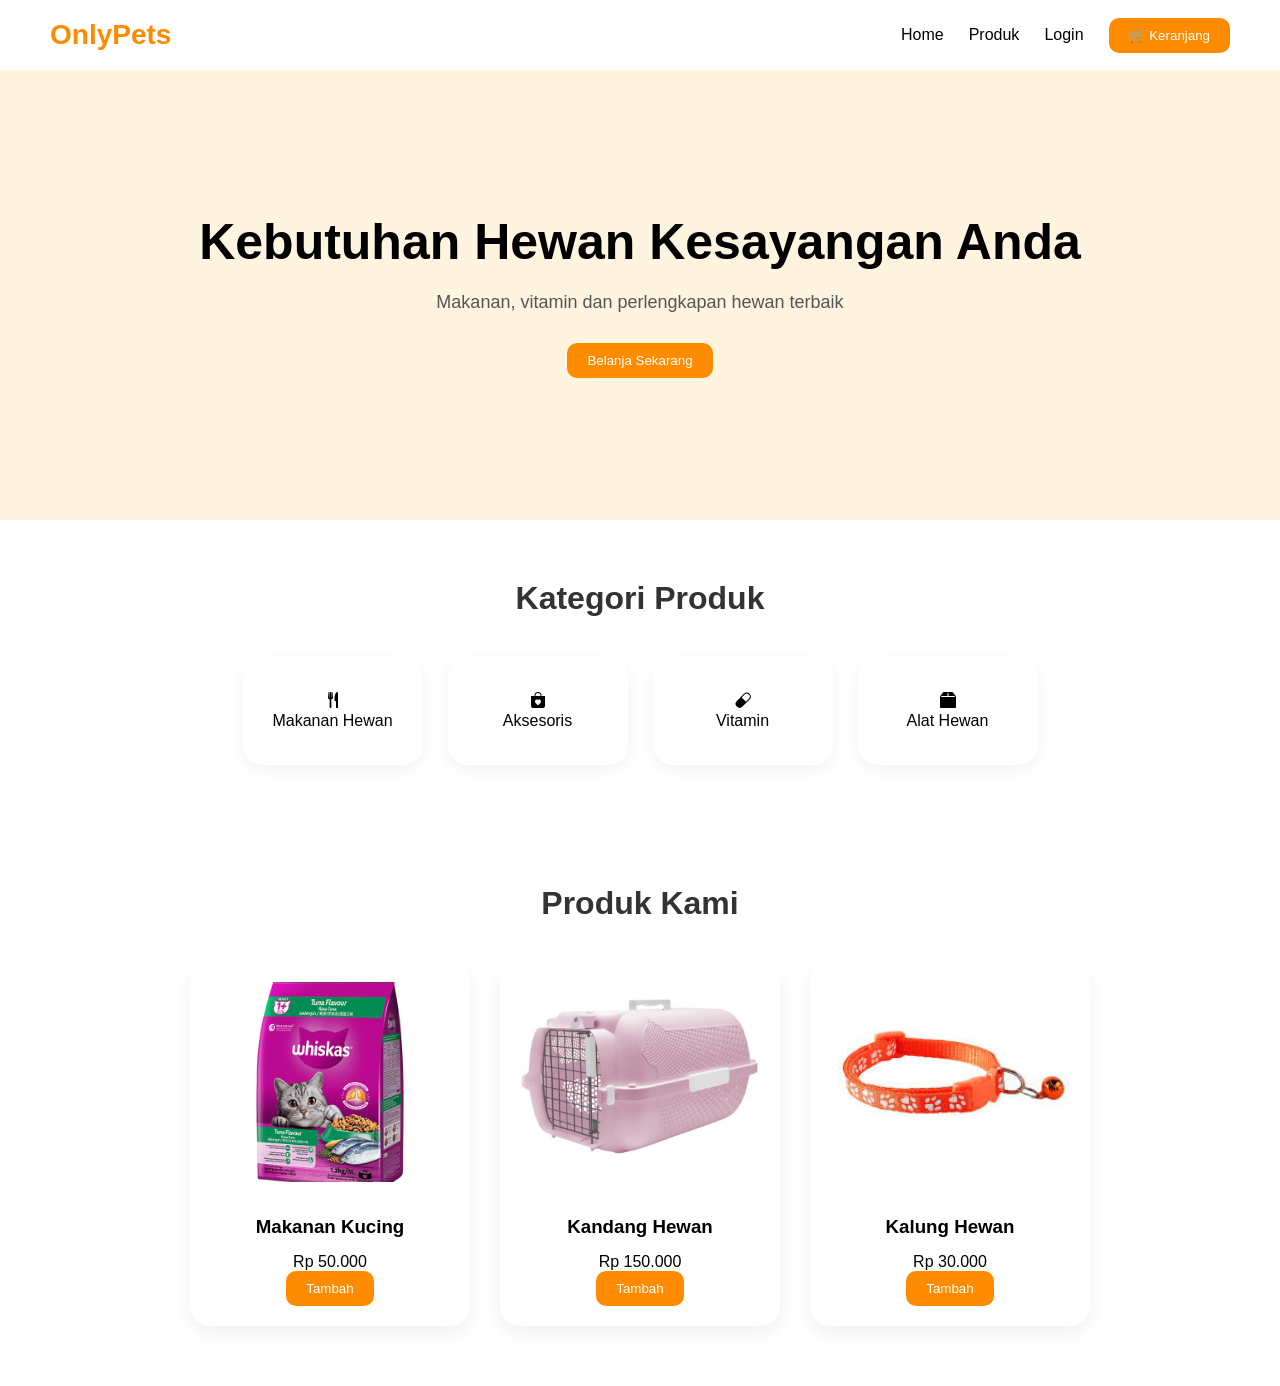
<file: index.html>
<!DOCTYPE html>
<html lang="id">
<head>
    <meta charset="UTF-8">
    <meta name="viewport" content="width=device-width, initial-scale=1.0">
    <title>OnlyPets Clone - Toko Hewan Terpercaya</title>
    <link rel="stylesheet" href="style.css">
</head>

<body>

<!-- Overlay untuk latar belakang saat keranjang terbuka (Gaya Nike) -->
<div id="overlay" class="overlay" onclick="closeCart()"></div>

<!-- NAVBAR -->
<header>
    <div class="logo">OnlyPets</div>

    <nav>
        <a href="#">Home</a>
        <a href="#">Produk</a>

        <!-- Menu Sebelum Login -->
        <a href="login.html" id="nav-login">Login</a>

        <!-- Menu Sesudah Login (Disembunyikan sementara pakai CSS inline) -->
        <span class="user" id="nav-user" style="display: none; font-weight: bold; color: #ff8c00;">
            Halo, <span id="nama-user"></span>
        </span>
        <a href="#" id="nav-logout" style="display: none;" onclick="logout()">Logout</a>

        <!-- Tombol Keranjang Tetap Ada -->
        <button onclick="openCart()">🛒 Keranjang</button>
    </nav>
</header>

<!-- HERO - Dibuat ke tengah dan elegan -->
<section class="hero">
    <div>
        <h1>Kebutuhan Hewan Kesayangan Anda</h1>
        <p>Makanan, vitamin dan perlengkapan hewan terbaik</p>
        <button>Belanja Sekarang</button>
    </div>
</section>

<!-- CATEGORY - Diarahkan ke tengah menggunakan CSS justify-content:center -->
<section>
    <h2>Kategori Produk</h2>
    <div class="category">
        <div><svg xmlns="http://www.w3.org/2000/svg" width="16" height="16" fill="currentColor" class="bi bi-fork-knife" viewBox="0 0 16 16">
                <path d="M13 .5c0-.276-.226-.506-.498-.465-1.703.257-2.94 2.012-3 8.462a.5.5 0 0 0 .498.5c.56.01 1 .13 1 1.003v5.5a.5.5 0 0 0 .5.5h1a.5.5 0 0 0 .5-.5zM4.25 0a.25.25 0 0 1 .25.25v5.122a.128.128 0 0 0 .256.006l.233-5.14A.25.25 0 0 1 5.24 0h.522a.25.25 0 0 1 .25.238l.233 5.14a.128.128 0 0 0 .256-.006V.25A.25.25 0 0 1 6.75 0h.29a.5.5 0 0 1 .498.458l.423 5.07a1.69 1.69 0 0 1-1.059 1.711l-.053.022a.92.92 0 0 0-.58.884L6.47 15a.971.971 0 1 1-1.942 0l.202-6.855a.92.92 0 0 0-.58-.884l-.053-.022a1.69 1.69 0 0 1-1.059-1.712L3.462.458A.5.5 0 0 1 3.96 0z"/>
             </svg><br>Makanan Hewan</div>
        <div><svg xmlns="http://www.w3.org/2000/svg" width="16" height="16" fill="currentColor" class="bi bi-bag-heart-fill" viewBox="0 0 16 16">
  <path d="M11.5 4v-.5a3.5 3.5 0 1 0-7 0V4H1v10a2 2 0 0 0 2 2h10a2 2 0 0 0 2-2V4zM8 1a2.5 2.5 0 0 1 2.5 2.5V4h-5v-.5A2.5 2.5 0 0 1 8 1m0 6.993c1.664-1.711 5.825 1.283 0 5.132-5.825-3.85-1.664-6.843 0-5.132"/>
</svg><br>Aksesoris</div>
        <div><svg xmlns="http://www.w3.org/2000/svg" width="16" height="16" fill="currentColor" class="bi bi-capsule" viewBox="0 0 16 16">
                <path d="M1.828 8.9 8.9 1.827a4 4 0 1 1 5.657 5.657l-7.07 7.071A4 4 0 1 1 1.827 8.9Zm9.128.771 2.893-2.893a3 3 0 1 0-4.243-4.242L6.713 5.429z"/>
             </svg><br>Vitamin</div>
        <div><svg xmlns="http://www.w3.org/2000/svg" width="16" height="16" fill="currentColor" class="bi bi-box2-fill" viewBox="0 0 16 16">
  <path d="M3.75 0a1 1 0 0 0-.8.4L.1 4.2a.5.5 0 0 0-.1.3V15a1 1 0 0 0 1 1h14a1 1 0 0 0 1-1V4.5a.5.5 0 0 0-.1-.3L13.05.4a1 1 0 0 0-.8-.4zM15 4.667V5H1v-.333L1.5 4h6V1h1v3h6z"/>
</svg><br>Alat Hewan</div>
    </div>
</section>

<!-- PRODUCT - Kartu produk dengan shadow elegan -->
<section>
    <h2>Produk Kami</h2>
    <div class="products">
        <div class="card">
            <img src="images/makanan/9310022866203.jpg"" alt="Makanan Kucing">
            <h3>Makanan Kucing</h3>
            <p>Rp 50.000</p>
            <button onclick="addCart('Makanan Kucing', 50000, 'images/makanan/9310022866203.jpg')">Tambah</button>
        </div>

        <div class="card">
            <img src="images/alat/b400156-cat-it-voyageur-100-small-pink-pink-kandang-kucing-1-1.jpg"" alt="Kandang Hewan">
            <h3>Kandang Hewan</h3>
            <p>Rp 150.000</p>
            <button onclick="addCart('Kandang Hewan', 150000, 'images/alat/b400156-cat-it-voyageur-100-small-pink-pink-kandang-kucing-1-1.jpg')">Tambah</button>
        </div>

        <div class="card">
            <img src="images/aksesoris/images.jpg"" alt="Kalung Hewan">
            <h3>Kalung Hewan</h3>
            <p>Rp 30.000</p>
            <button onclick="addCart('Kalung Hewan', 30000, 'images/aksesoris/images.jpg')">Tambah</button>
        </div>
    </div>
</section>

<!-- CART SIDEBAR - Ditambahkan tombol Close (X) agar bisa keluar -->
<div id="cart" class="cart">
    <span class="close-cart" onclick="closeCart()">&times;</span>
    <h2>Keranjang Anda</h2>
    <div id="cartItems"></div>
    <h3>Total : Rp <span id="total">0</span></h3>
    <button class="checkout-btn" onclick="checkout()">Checkout Sekarang</button>
</div>

<script src="script.js"></script>
</body>
</html>
</file>
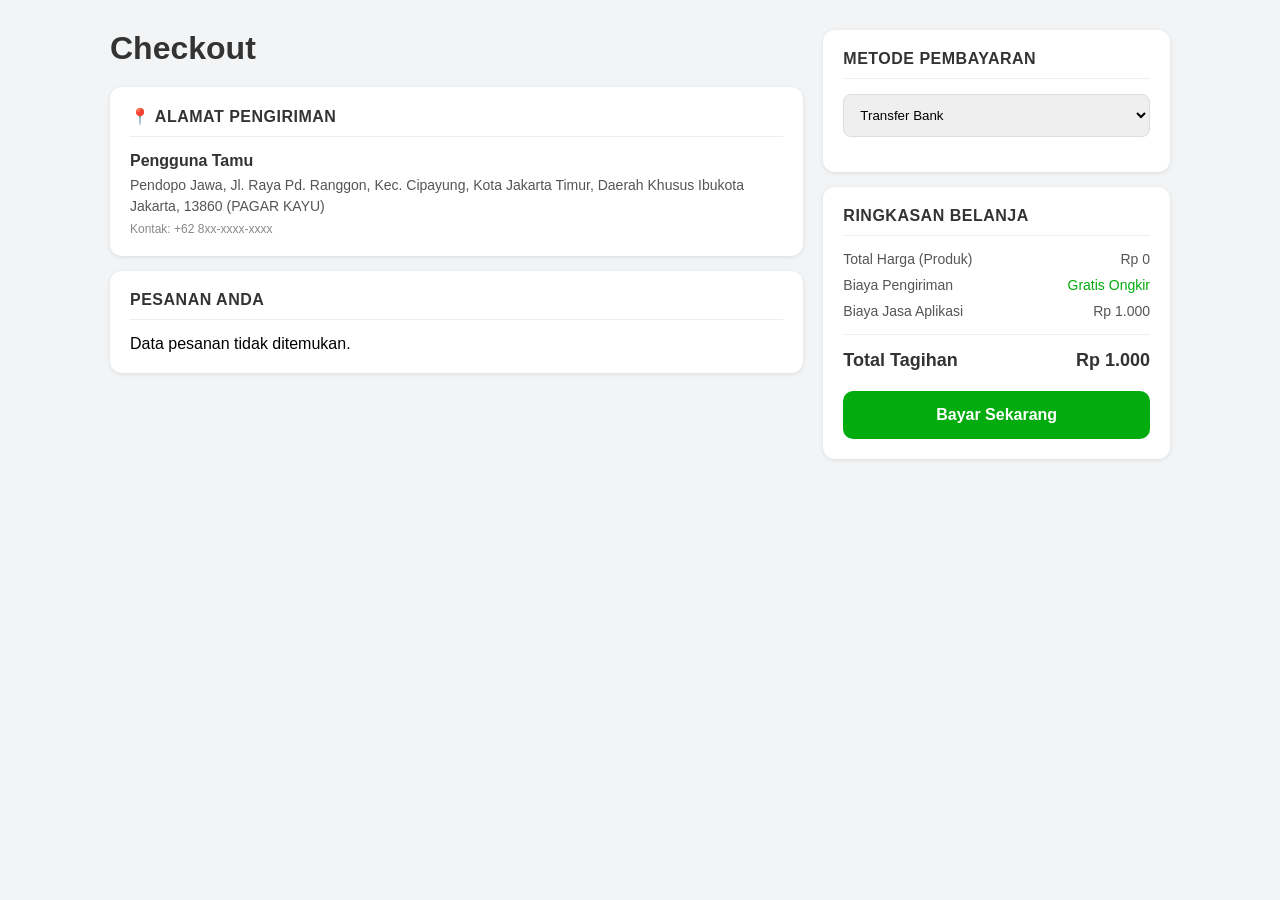
<file: checkout.html>
<!DOCTYPE html>
<html lang="id">
<head>
    <meta charset="UTF-8">
    <meta name="viewport" content="width=device-width, initial-scale=1.0">
    <title>Checkout OnlyPets - Konfirmasi Pesanan</title>
    <link rel="stylesheet" href="style.css">
    <style>
        /* Style Tambahan untuk gaya Tokopedia */
        body { background-color: #f3f4f5; font-family: Arial, sans-serif; }
        .checkout-wrapper { display: flex; gap: 20px; max-width: 1100px; margin: 30px auto; padding: 0 20px; align-items: flex-start; }
        .main-content { flex: 2; }
        .sidebar-content { flex: 1; position: sticky; top: 20px; }
        
        .card-tkpd { background: white; border-radius: 12px; padding: 20px; margin-bottom: 15px; box-shadow: 0 1px 4px rgba(0,0,0,0.1); text-align: left; }
        .card-tkpd h3 { font-size: 16px; margin-bottom: 15px; border-bottom: 1px solid #eee; padding-bottom: 10px; color: #333; text-transform: uppercase; letter-spacing: 0.5px; }
        
        .address-box { display: flex; gap: 12px; font-size: 14px; color: #555; }
        .address-box b { color: #333; display: block; margin-bottom: 4px; }
        
        .product-list-item { display: flex; gap: 15px; padding: 15px 0; border-bottom: 1px solid #f0f0f0; align-items: center; }
        .product-list-item img { width: 70px; height: 70px; border-radius: 8px; object-fit: cover; background: #eee; }
        .product-details { flex: 1; }
        .product-details p { font-size: 14px; color: #666; margin: 4px 0; }
        
        .summary-row { display: flex; justify-content: space-between; margin-bottom: 10px; font-size: 14px; color: #555; }
        .total-row { border-top: 1px solid #eee; padding-top: 15px; margin-top: 15px; font-weight: bold; font-size: 18px; color: #333; }
        
        .btn-tokopedia { width: 100%; background: #03ac0e; color: white; border: none; padding: 15px; border-radius: 10px; font-weight: bold; font-size: 16px; cursor: pointer; margin-top: 10px; }
        .btn-tokopedia:hover { background: #028a0b; }
    </style>
</head>
<body>

<div class="checkout-wrapper">
    <!-- Bagian Utama (Kiri) -->
    <div class="main-content">
        <h2 style="margin-bottom: 20px;">Checkout</h2>
        
        <!-- Alamat Pengiriman -->
        <div class="card-tkpd">
            <h3>📍 Alamat Pengiriman</h3>
        <div class="address-box">
        <div>
            <!-- ID ini digunakan agar JS bisa memanggil nama user yang sedang login -->
            <b id="namaPembeliCheckout" style="font-size: 16px;">User</b>
            
            <!-- Ini adalah alamat statis yang Anda minta -->
            <p style="margin-top: 5px; line-height: 1.5;">Pendopo Jawa, Jl. Raya Pd. Ranggon, Kec. Cipayung, Kota Jakarta Timur, Daerah Khusus Ibukota Jakarta, 13860 (PAGAR KAYU)</p>
            
            <p style="color: #888; font-size: 12px; margin-top: 5px;">Kontak: +62 8xx-xxxx-xxxx</p>
        </div>
    </div>
        </div>
        
        <!-- Daftar Produk -->
        <div class="card-tkpd">
            <h3>Pesanan Anda</h3>
            <div id="checkoutProducts">
                <!-- Produk dari keranjang akan muncul di sini via JavaScript -->
            </div>
        </div>
    </div>

    <!-- Sidebar Transaksi (Kanan) -->
    <div class="sidebar-content">
        <div class="card-tkpd">
    <h3>Metode Pembayaran</h3>
    <!-- Tambahkan id="metodeBayar" di sini -->
    <select id="metodeBayar" style="width: 100%; padding: 12px; border-radius: 8px; border: 1px solid #ddd; margin-bottom: 15px;">
        <option value="Transfer Bank">Transfer Bank</option>
        <option value="E-Wallet">E-Wallet (GoPay/OVO)</option>
        <option value="COD">COD (Bayar di Tempat)</option>
    </select>
</div>

        <div class="card-tkpd">
            <h3>Ringkasan Belanja</h3>
            <div class="summary-row">
                <span>Total Harga (Produk)</span>
                <span id="subtotalCheckout">Rp 0</span>
            </div>
            <div class="summary-row">
                <span>Biaya Pengiriman</span>
                <span style="color: #03ac0e;">Gratis Ongkir</span>
            </div>
            <div class="summary-row">
                <span>Biaya Jasa Aplikasi</span>
                <span>Rp 1.000</span>
            </div>

            <div class="summary-row total-row">
                <span>Total Tagihan</span>
                <span id="grandTotal">Rp 0</span>
            </div>

            <button class="btn-tokopedia" onclick="bayarSekarang()">Bayar Sekarang</button>
        </div>
    </div>
</div>

<script>
    const namaAktif = localStorage.getItem("namaUser") || "Pengguna Tamu";
    
    // 2. Menampilkan nama tersebut di atas alamat pengiriman
    document.getElementById("namaPembeliCheckout").innerText = namaAktif;

    // Mengambil data keranjang yang disimpan di localStorage [3]
    const cart = JSON.parse(localStorage.getItem('checkout')) || [];
    const container = document.getElementById('checkoutProducts');
    let totalHarga = 0;

    // Tampilkan Produk secara detail
    if(cart.length > 0) {
        cart.forEach(item => {
            const sub = item.harga * item.jumlah;
            totalHarga += sub;
            container.innerHTML += `
                <div class="product-list-item">
                    <img src="${item.gambar}" alt="Product">
                    <div class="product-details">
                        <b style="font-size: 15px;">${item.nama}</b>
                        <p>${item.jumlah} barang x Rp ${item.harga.toLocaleString('id-ID')}</p>
                        <small style="color: #03ac0e;">Proteksi Produk Tersedia</small>
                    </div>
                    <div style="font-weight: bold; color: #333;">Rp ${sub.toLocaleString('id-ID')}</div>
                </div>
            `;
        });
    } else {
        container.innerHTML = "<p>Data pesanan tidak ditemukan.</p>";
    }

    // Tampilkan Ringkasan Tagihan
    const grandTotal = totalHarga + 1000; // Total + biaya aplikasi
    document.getElementById('subtotalCheckout').innerText = "Rp " + totalHarga.toLocaleString('id-ID');
    document.getElementById('grandTotal').innerText = "Rp " + grandTotal.toLocaleString('id-ID');

    // Simpan total final untuk ditampilkan di halaman bukti transaksi (success.php) [3]
    localStorage.setItem('lastTotal', grandTotal.toLocaleString('id-ID'));

    function bayarSekarang() {
    // 1. Ambil metode pembayaran yang dipilih user
    let metodePilihan = document.getElementById("metodeBayar").value;

    // 2. Simpan ke localStorage agar bisa dibaca oleh success.html
    localStorage.setItem("metodePembayaran", metodePilihan);

    
    window.location.href = 'success.html';
}
</script>

</body>
</html>
</file>
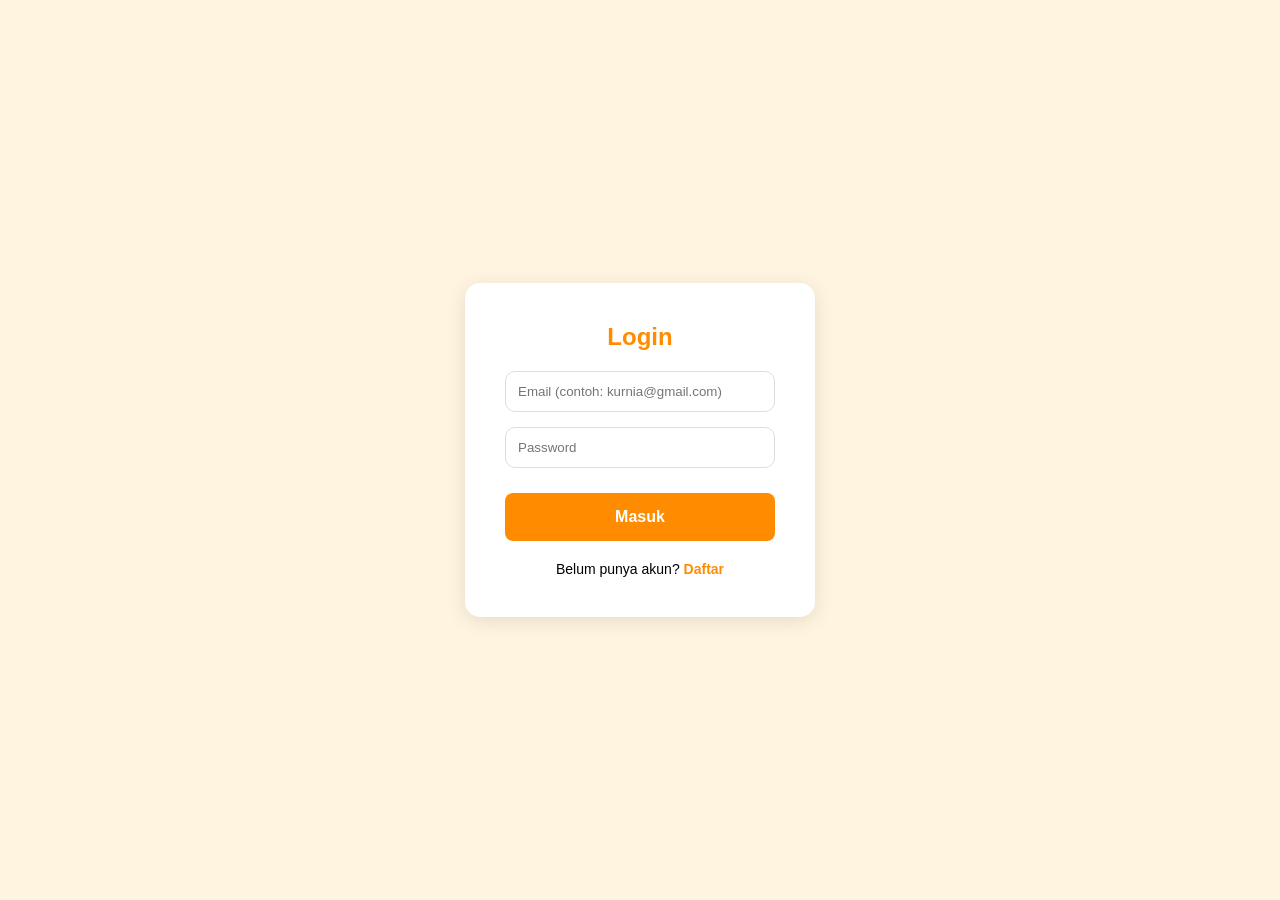
<file: login.html>
<!DOCTYPE html>
<html lang="id">
<head>
    <meta charset="UTF-8">
    <meta name="viewport" content="width=device-width, initial-scale=1.0">
    <title>Login - OnlyPets</title>
    <link rel="stylesheet" href="style.css">
</head>
<body>

<!-- Pembungkus utama halaman agar berada di tengah -->
<div class="login-page">
    
    <!-- HANYA BOLEH ADA SATU login-container -->
    <div class="login-container">
        <h2 style="color: #ff8c00; margin-bottom: 20px;">Login</h2>
        
        <!-- Input Form (Tanpa tag <form method="POST">) -->
        <input type="email" id="emailInput" placeholder="Email (contoh: kurnia@gmail.com)" required>
        
        <input type="password" placeholder="Password" required>
        
        <!-- Tombol Masuk wajib bertipe "button" agar bisa menjalankan JavaScript -->
        <button type="button" onclick="prosesLogin()" style="width: 100%; padding: 15px; font-weight: bold; background: #ff8c00; color: white; border: none; border-radius: 8px; cursor: pointer; margin-top: 10px;">
            Masuk
        </button>

        <div class="login-footer" style="margin-top: 20px; font-size: 14px;">
            Belum punya akun? <a href="register.html" style="color: #ff8c00; text-decoration: none;">Daftar</a>
        </div>
    </div>

</div>

<!-- Script untuk logika login statis (GitHub Pages) -->
<script>
function prosesLogin() {
    // 1. Mengambil nama yang sudah didaftarkan sebelumnya dari memori
    // Jika tidak ada data registrasi (pengguna langsung ke halaman login), gunakan "User" sebagai nama default
    let namaAkun = localStorage.getItem("registeredName") || "User";

    // 2. Set status login menjadi true
    localStorage.setItem("isLoggedIn", "true");
    
    // 3. Set nama user yang sedang aktif agar dibaca oleh index.html
    localStorage.setItem("namaUser", namaAkun); 

    // 4. Mengarahkan kembali ke halaman utama
    window.location.href = "index.html"; 
}
</script>

</body>
</html>
</file>
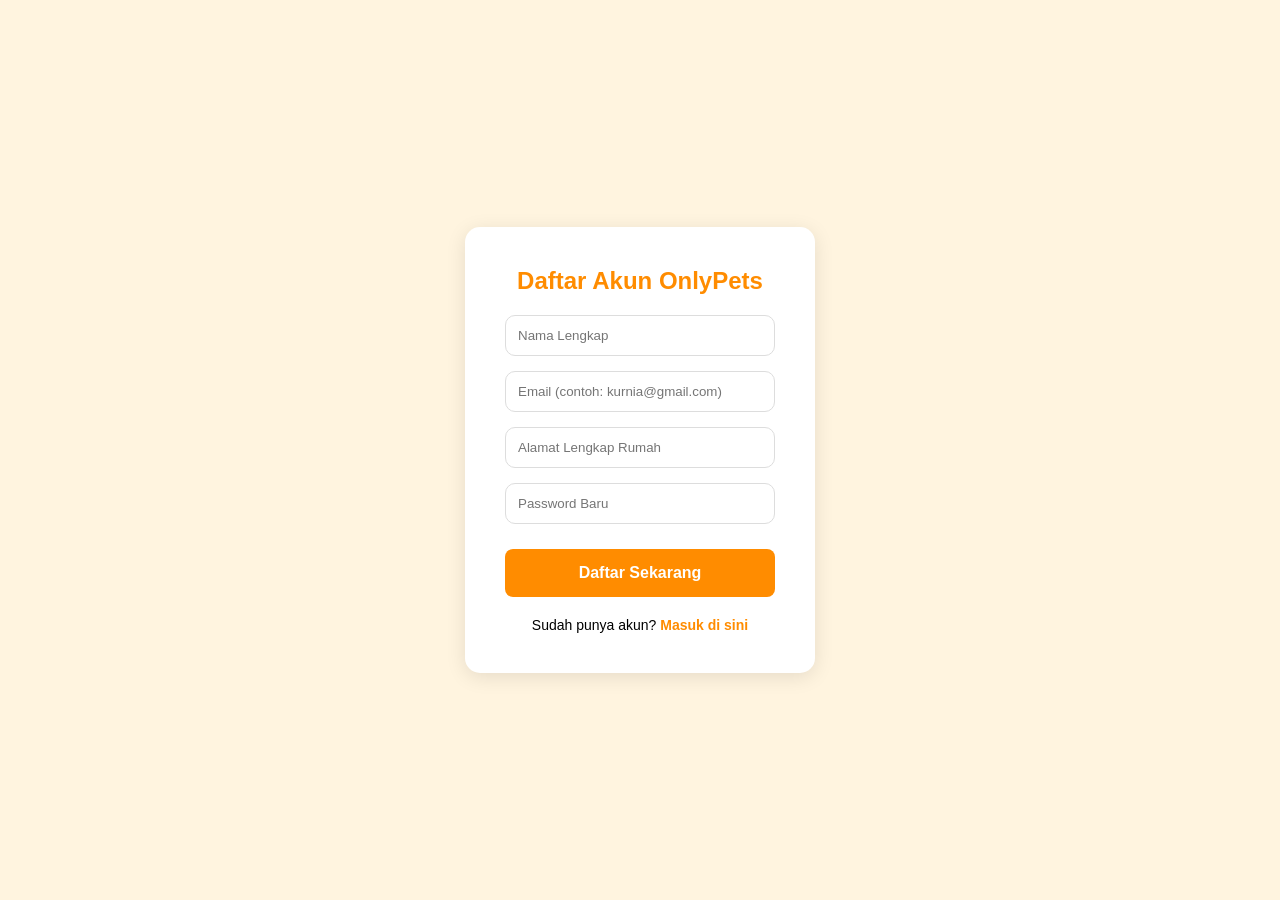
<file: register.html>
<!DOCTYPE html>
<html lang="id">
<head>
    <meta charset="UTF-8">
    <meta name="viewport" content="width=device-width, initial-scale=1.0">
    <title>Daftar Akun - OnlyPets</title>
    <!-- Menghubungkan ke style.css agar tampilan elegan dan ke tengah -->
    <link rel="stylesheet" href="style.css">
</head>
<body>

<div class="login-page">
    <div class="login-container">
        <h2 style="color: #ff8c00; margin-bottom: 20px;">Daftar Akun OnlyPets</h2>
        
        <!-- Tambahkan id="regNama" untuk menangkap input nama -->
        <input type="text" id="regNama" placeholder="Nama Lengkap" required>
        <input type="email" id="regEmail" placeholder="Email (contoh: kurnia@gmail.com)" required>
        <input type="text" id="regAlamat" placeholder="Alamat Lengkap Rumah" required>
        <input type="password" id="regPassword" placeholder="Password Baru" required>
        
        <!-- Tombol Daftar bertipe button untuk memicu JavaScript -->
        <button type="button" onclick="prosesRegister()" style="width: 100%; padding: 15px; font-weight: bold; background: #ff8c00; color: white; border: none; border-radius: 8px; cursor: pointer; margin-top: 10px;">
            Daftar Sekarang
        </button>

        <div class="login-footer" style="margin-top: 20px; font-size: 14px;">
            Sudah punya akun? <a href="login.html" style="color: #ff8c00; text-decoration: none;">Masuk di sini</a>
        </div>
    </div>
</div>
<script>
function prosesRegister() {
    let namaUserBaru = document.getElementById("regNama").value;
    // Tambahkan baris ini untuk mengambil email yang diketik
    let emailUserBaru = document.getElementById("regEmail").value; 

    if(namaUserBaru.trim() === "" || emailUserBaru.trim() === "") {
        alert("Mohon isi Nama Lengkap dan Email terlebih dahulu!");
        return;
    }

    // SIMPAN NAMA DENGAN MENGGUNAKAN EMAIL SEBAGAI KUNCI
    // Contoh: localStorage.setItem("kurnia@gmail.com", "Kurnia");
    localStorage.setItem(emailUserBaru, namaUserBaru);

    alert("Pendaftaran berhasil! Silakan masuk dengan akun Anda.");
    window.location.href = "login.html";
}
</script>
</body>
</html>
</file>
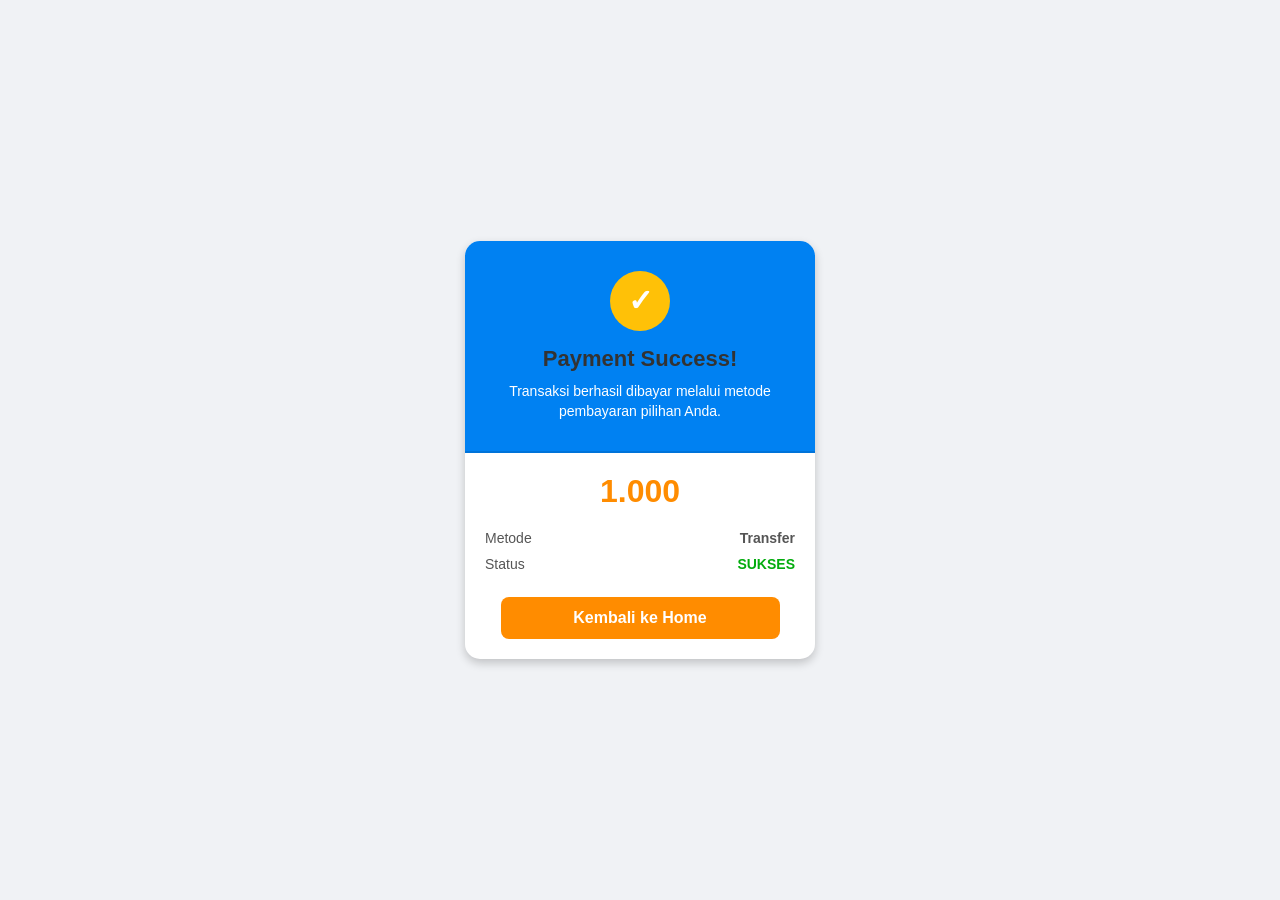
<file: success.html>
<!DOCTYPE html>
<html lang="id">
<head>
    <meta charset="UTF-8">
    <title>Status Pesanan - OnlyPets</title>
    <link rel="stylesheet" href="style.css">
    <style>
        body { background-color: #f0f2f5; display: flex; justify-content: center; align-items: center; height: 100vh; margin: 0; font-family: Arial, sans-serif;}
        .success-card { background: white; width: 350px; border-radius: 15px; overflow: hidden; box-shadow: 0 4px 10px rgba(0,0,0,0.2); text-align: center; }
        .success-header { background: #0081f2; color: white; padding: 30px 20px; border-bottom: 2px solid #0073d9;}
        .success-header .icon { background: #ffc107; width: 60px; height: 60px; border-radius: 50%; display: flex; justify-content: center; align-items: center; font-size: 30px; font-weight: bold; margin: 0 auto 15px; color: white;}
        .success-body { padding: 20px; }
        .info-row { display: flex; justify-content: space-between; margin-bottom: 10px; font-size: 14px; color: #555; }
        .btn-home { display: inline-block; background: #ff8c00; color: white; text-decoration: none; padding: 12px 20px; border-radius: 8px; font-weight: bold; margin-top: 15px; width: 90%; }
    </style>
</head>
<body>

<div class="success-card">
    <div class="success-header">
        <div class="icon">✓</div>
        <!-- ID titleStatus ditambahkan di sini -->
        <h2 id="titleStatus" style="margin: 0; font-size: 22px;">Payment Success!</h2>
        <!-- ID descStatus ditambahkan di sini -->
        <p id="descStatus" style="font-size: 14px; margin-top: 10px; line-height: 1.4;">Transaksi berhasil dibayar melalui metode pembayaran pilihan Anda.</p>
    </div>
    
    <div class="success-body">
        <h2 style="color: #ff8c00; margin-bottom: 20px;" id="finalTotal">Rp 0</h2>
        
        <div class="info-row">
            <span>Metode</span>
            <strong id="displayMetode">E-Wallet</strong>
        </div>
        <div class="info-row">
            <span>Status</span>
            <strong id="statusBadge" style="color: #03ac0e;">SUKSES</strong>
        </div>

        <a href="index.html" class="btn-home">Kembali ke Home</a>
    </div>
</div>

<script>
    // 1. Tampilkan Total Harga yang dibayar
    const totalDiterima = localStorage.getItem('lastTotal');
    if (totalDiterima) {
        document.getElementById('finalTotal').innerText = totalDiterima;
    }

    // 2. Cek Metode Pembayaran untuk Mengubah Tampilan
    const metodeDiterima = localStorage.getItem('metodePembayaran') || "Transfer";
    document.getElementById('displayMetode').innerText = metodeDiterima;

    // 3. LOGIKA COD (Berubah menjadi "Pesanan Sedang Diproses")
    if (metodeDiterima === "COD") {
        document.getElementById('titleStatus').innerText = "Pesanan Sedang Diproses";
        document.getElementById('descStatus').innerText = "Silakan siapkan uang tunai sejumlah total tagihan saat kurir OnlyPets tiba di alamat Anda.";
        document.getElementById('statusBadge').innerText = "MENUNGGU PEMBAYARAN";
        document.getElementById('statusBadge').style.color = "#ff8c00"; // Ubah warna jadi oranye
    }
</script>

</body>
</html>
</file>
<file: style.css>
*{

margin:0;
padding:0;
box-sizing:border-box;

font-family:'Segoe UI', Roboto, Helvetica, Arial, sans-serif;;

}



header{


height:70px;

display:flex;

justify-content:space-between;

align-items:center;

padding:0 50px;

background:#ffffff;

box-shadow:0 2px 10px #ddd;


}


.logo{

font-size:28px;

font-weight:bold;

color:#ff8c00;

}


nav a{

margin:15px;

text-decoration:none;

color:black;

}



button{


padding:10px 20px;

border:none;

background:#ff8c00;

color:white;

border-radius:10px;

cursor:pointer;


}





.hero {
    height: 450px;
    display: flex;
    align-items: center;
    justify-content: center; /* Konten hero ke tengah layar */
    text-align: center;
    padding: 0 20px;
    background: #fff4df; /* Warna krem yang sudah Anda gunakan */
}

.hero h1 {
    font-size: 50px;
    line-height: 1.2;
    margin-bottom: 20px;
}


.hero p {
    font-size: 18px;
    color: #555;
    margin-bottom: 30px;
}

section {
    padding: 60px 50px; /* Memberikan ruang lebih luas agar terlihat lega/elegan */
    text-align: center; /* Menengahkan judul h2 secara otomatis */
}

h2 {
    margin-bottom: 40px;
    font-size: 32px;
    font-weight: bold;
    color: #333;
}



.category {
    display: flex;
    gap: 25px;
    justify-content: center; /* Menarik semua kotak kategori ke tengah */
    flex-wrap: wrap; /* Agar rapi saat dibuka di handphone */
}



.category div {
    width: 180px;
    padding: 35px 20px;
    text-align: center;
    background: #ffffff;
    border-radius: 20px; /* Lebih bulat agar terlihat modern */
    box-shadow: 0 5px 15px rgba(0,0,0,0.05); /* Shadow halus untuk kesan elegan */
    transition: transform 0.3s ease; /* Efek halus saat disentuh mouse */
    cursor: pointer;
}



.category div:hover {
    transform: translateY(-10px); /* Efek melayang saat hover */
    box-shadow: 0 10px 20px rgba(0,0,0,0.1);
}



.products {
    display: flex;
    gap: 30px;
    justify-content: center; /* Menengahkan kartu produk */
    flex-wrap: wrap;
}



.card {
    width: 280px;
    padding: 20px;
    background: white;
    border-radius: 20px;
    box-shadow: 0 8px 20px rgba(0,0,0,0.06);
    text-align: center; /* Menengahkan teks di dalam kartu */
}



.card img {
    border-radius: 15px; /* Membuat gambar produk tidak kaku */
    margin-bottom: 15px;
}



.card h3{

margin:15px 0;

}


.close-cart {
    position: absolute;
    top: 20px;
    right: 25px;
    font-size: 30px;
    font-weight: bold;
    color: #333;
    cursor: pointer;
    transition: 0.3s;
    line-height: 1;
}

.close-cart:hover {
    color: #ff8c00; /* Berubah warna ke oranye khas OnlyPets saat hover */
}


.cart{


position:fixed;

right:-400px;

top:0;

width:350px;

height:100%;

background:white;

padding:25px;

box-shadow:0 0 20px #aaa;

transition:.4s;


}



.cart.active{

right:0;

}


.cart button{

margin-top:20px;

width:100%;


}



@media(max-width:700px){


.products{

flex-direction:column;

}


.category{

flex-direction:column;

}

}
.user{


font-weight:bold;

margin-left:15px;

color:#ff8c00;


}


nav{

display:flex;

align-items:center;

gap:25px;


}


nav a{


margin:0;

}

.login-page {
    background-color: #fff4df; /* Warna krem yang sama dengan hero section Anda */
    display: flex;
    justify-content: center;
    align-items: center;
    min-height: 100vh;
}

.login-container {
    width: 350px;
    padding: 40px;
    background: #ffffff;
    border-radius: 15px; /* Sama dengan gaya .card Anda */
    box-shadow: 0 4px 20px rgba(0,0,0,0.1);
    text-align: center;
}

.login-container h2 {
    color: #ff8c00; /* Warna oranye logo Anda */
    margin-bottom: 25px;
    font-size: 24px;
}

.login-container input {
    width: 100%;
    padding: 12px;
    margin-bottom: 15px;
    border: 1px solid #ddd;
    border-radius: 10px;
    outline: none;
}

.login-container input:focus {
    border-color: #ff8c00;
}

/* Menggunakan gaya button yang sudah Anda buat */
.login-container button {
    width: 100%;
    font-size: 16px;
    font-weight: bold;
}

.login-footer {
    margin-top: 20px;
    font-size: 14px;
}

.login-footer a {
    color: #ff8c00;
    text-decoration: none;
    font-weight: bold;
}
.products .card img {
    width: 100%; 
    height: 200px; /* Sesuaikan angka ini jika ingin gambar lebih tinggi/pendek */
    object-fit: cover; 
    border-radius: 10px; 
    margin-bottom: 15px; 
}

/* Memastikan konten yang kebesaran dipotong mengikuti batas kartu */
.products .card {
    overflow: hidden; 
}
@media screen and (max-width: 768px) {
    
    /* 1. Merapikan Navbar agar teks tidak bertumpuk */
    header {
        flex-direction: column;
        text-align: center;
        padding: 15px;
    }
    header nav {
        margin-top: 15px;
        display: flex;
        flex-wrap: wrap; /* Menu akan turun ke baris baru jika layar sempit */
        justify-content: center;
        gap: 15px;
    }

    /* 2. Mengubah daftar Produk dan Kategori menjadi atas-bawah */
    /* Sesuaikan nama class ini jika di web Anda berbeda (misal: .product-list) */
    .products, .kategori-container {
        display: flex;
        flex-direction: column;
        align-items: center;
    }
    .products .card, .kategori .card {
        width: 90%; /* Memaksa kartu produk mengambil 90% lebar layar HP */
        margin-bottom: 20px;
    }

    /* 3. Menyesuaikan Kotak Login & Register */
    /* Mengubah ukuran 450px yang fix menjadi fleksibel di HP */
    .login-container {
        width: 90% !important; 
        padding: 25px;
    }

    /* 4. Menyesuaikan Halaman Checkout (Gaya Tokopedia) */
    /* Mengubah 2 kolom (kiri-kanan) menjadi 1 kolom (atas-bawah) */
    .checkout-wrapper {
        flex-direction: column;
        padding: 10px;
    }
    .main-content, .sidebar-content {
        flex: none;
        width: 100%; /* Memenuhi lebar layar HP */
    }
    .sidebar-content {
        position: relative; /* Menghilangkan efek sticky (menempel) di HP */
        top: 0;
    }
}

/* =======================================================
   PENGATURAN LAYAR SANGAT KECIL (Misal: iPhone SE < 400px)
   ======================================================= */
@media screen and (max-width: 400px) {
    .login-container {
        width: 95% !important;
        padding: 15px;
    }
    .products .card {
        width: 100%; 
    }
}
</file>
